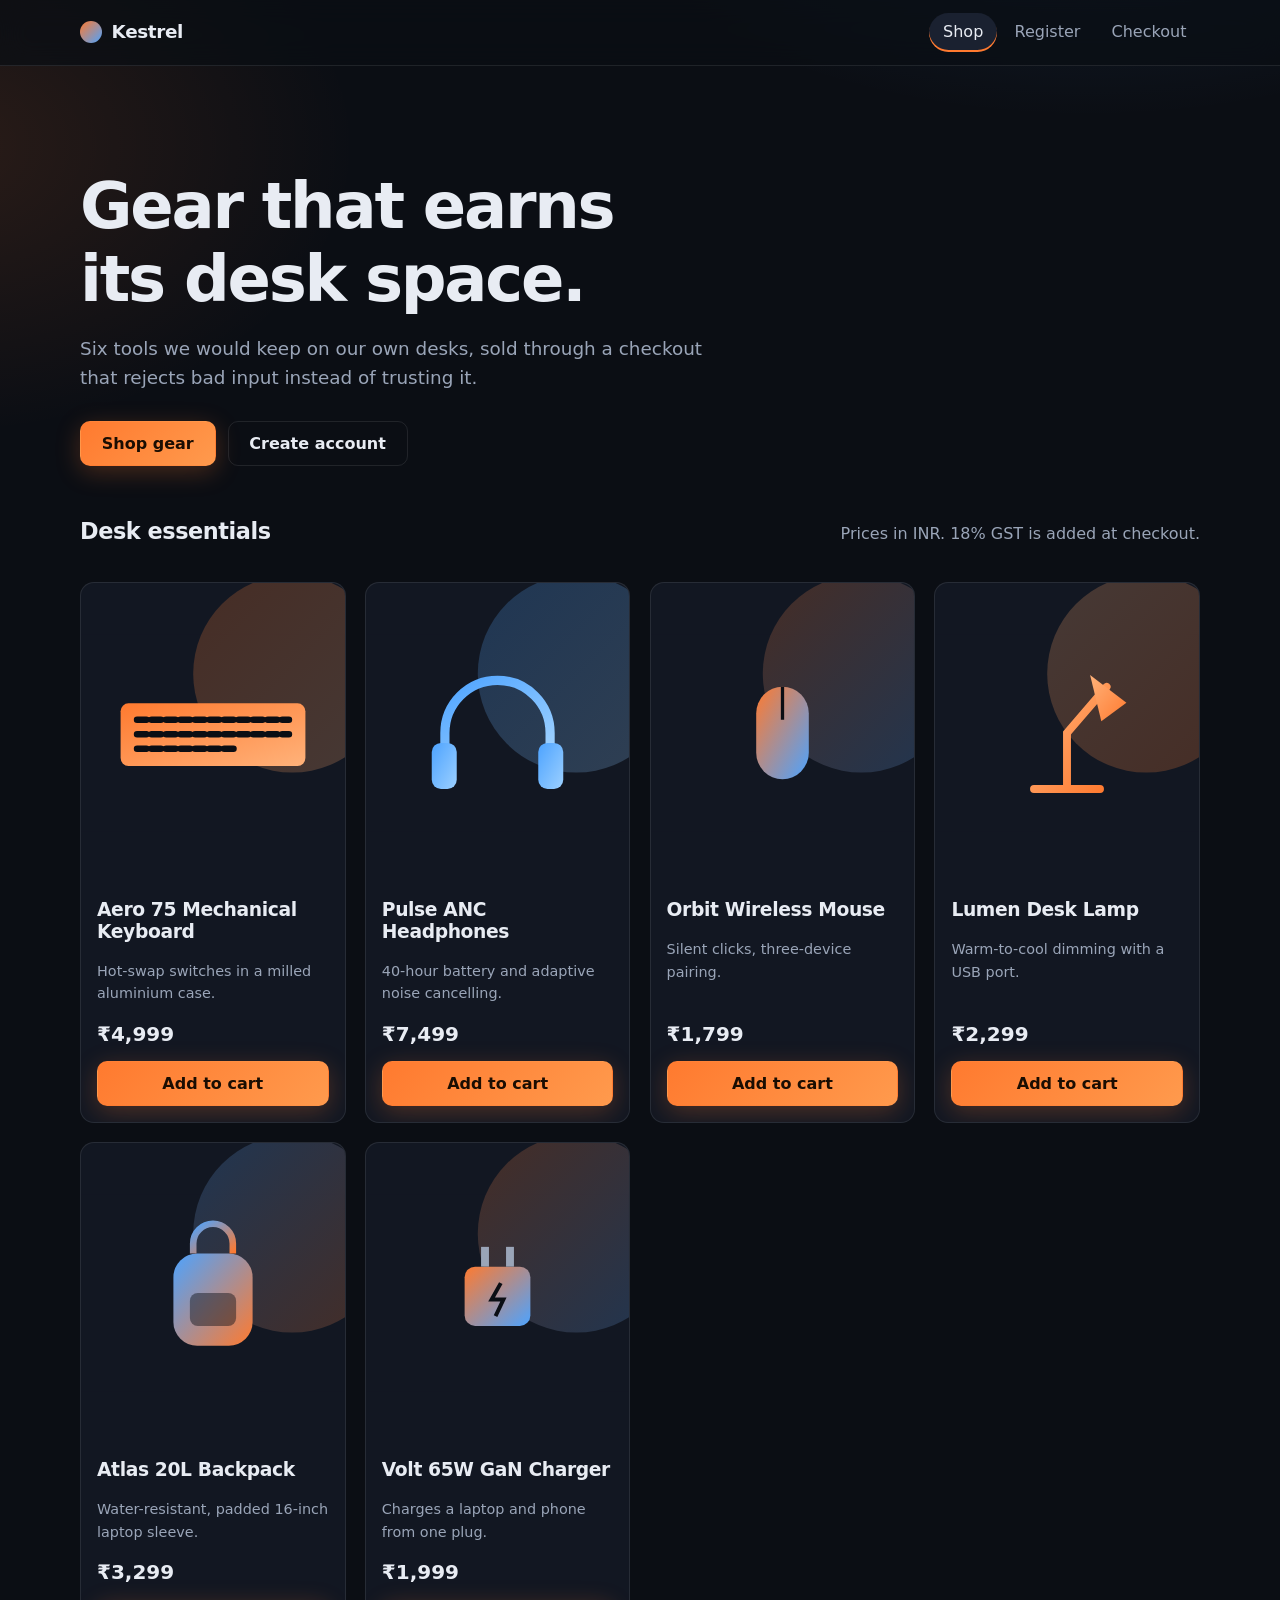
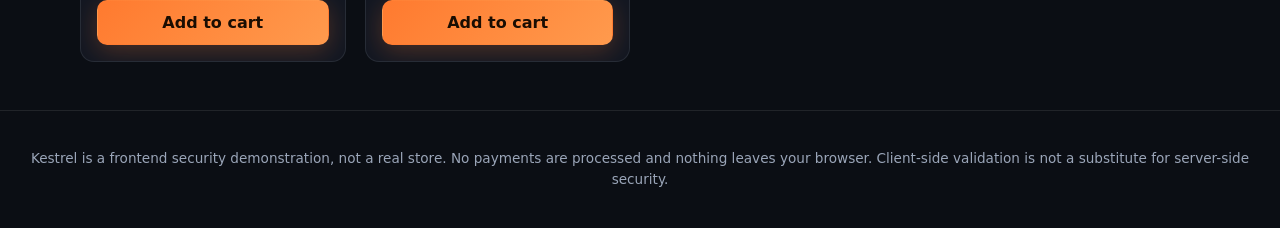
<file: index.html>
<!DOCTYPE html>
<html lang="en">
<head>
<meta charset="utf-8">
<meta name="viewport" content="width=device-width,initial-scale=1">
<title>Shop | Kestrel</title>
<meta name="description" content="Kestrel: a secure checkout and registration demo built with HTML, CSS and vanilla JavaScript.">
<!-- Defence in depth: only same-origin scripts, styles and images may load. -->
<meta http-equiv="Content-Security-Policy" content="default-src 'self'; img-src 'self' data:; style-src 'self'; script-src 'self'; base-uri 'none'; form-action 'self'">
<link rel="icon" href="assets/images/favicon.svg" type="image/svg+xml">
<link rel="stylesheet" href="style.css">
</head>
<body>
<a class="skip" href="#main">Skip to content</a>
<header id="site-header" class="site-header"></header>
<main id="main">
<section class="hero container">
<h1>Gear that earns its desk space.</h1>
<p class="lead">Six tools we would keep on our own desks, sold through a checkout that rejects bad input instead of trusting it.</p>
<div class="hero-actions"><a class="btn btn-primary" href="#products"><span class="btn-label">Shop gear</span></a><a class="btn btn-ghost" href="register.html"><span class="btn-label">Create account</span></a></div>
</section>
<section id="products" class="container">
<div class="section-head"><h2>Desk essentials</h2><p class="muted">Prices in INR. 18% GST is added at checkout.</p></div>
<div id="productGrid" class="grid"></div>
</section>
</main>
<footer id="site-footer" class="site-footer"></footer>
<script src="cart.js" defer></script>
<script src="app.js" defer></script>
</body>
</html>
</file>
<file: style.css>
:root{--bg:#0b0e14;--surface:#121722;--surface-2:#1a2130;--line:rgba(255,255,255,.09);--text:#e8ecf3;--muted:#9aa5b8;--orange:#ff7a2f;--blue:#4da3ff;--danger:#ff6b78;--ok:#3ddc97;--radius:14px;--font:"Inter","Segoe UI",system-ui,-apple-system,Roboto,sans-serif}
*{box-sizing:border-box}
html{scroll-behavior:smooth}
body{margin:0;min-height:100vh;display:flex;flex-direction:column;font:16px/1.55 var(--font);color:var(--text);background:radial-gradient(900px 500px at 85% -10%,rgba(77,163,255,.15),transparent 60%),radial-gradient(700px 480px at -5% 8%,rgba(255,122,47,.13),transparent 60%),var(--bg)}
main{flex:1;padding-bottom:3rem}
img{max-width:100%;display:block}
a{color:var(--blue)}
h1,h2,h3{line-height:1.15;letter-spacing:-.02em;margin:0 0 .6rem}
h1{font-size:clamp(2.2rem,6vw,4rem);letter-spacing:-.035em}
h2{font-size:1.4rem}
.container{width:min(1120px,100% - 2rem);margin-inline:auto}
.narrow{width:min(720px,100% - 2rem)}
.muted{color:var(--muted)}.small{font-size:.875rem}
.lead{font-size:1.15rem;color:var(--muted);max-width:56ch}
.skip{position:absolute;left:-999px;background:var(--orange);color:#000;padding:.5rem 1rem;z-index:100}.skip:focus{left:1rem;top:1rem}
:focus-visible{outline:2px solid var(--blue);outline-offset:2px}
.site-header{position:sticky;top:0;z-index:20;background:rgba(11,14,20,.72);backdrop-filter:blur(14px);-webkit-backdrop-filter:blur(14px);border-bottom:1px solid var(--line)}
.bar{display:flex;align-items:center;justify-content:space-between;gap:1rem;padding:.8rem 0;flex-wrap:wrap}
.brand{display:flex;align-items:center;gap:.6rem;font-weight:700;font-size:1.15rem;color:var(--text);text-decoration:none;letter-spacing:-.02em}
.brand-mark{width:22px;height:22px;border-radius:50%;background:linear-gradient(135deg,var(--orange),var(--blue))}
.nav{display:flex;gap:.25rem;flex-wrap:wrap}
.nav a{color:var(--muted);text-decoration:none;padding:.45rem .85rem;border-radius:999px;transition:color .2s,background .2s}
.nav a:hover{color:var(--text);background:var(--surface-2)}
.nav a[aria-current="page"]{color:var(--text);background:var(--surface-2);box-shadow:inset 0 -2px 0 var(--orange)}
.badge{display:inline-block;min-width:1.4rem;margin-left:.4rem;padding:0 .4rem;border-radius:999px;background:var(--orange);color:#1a0d02;font-size:.75rem;font-weight:700;text-align:center}.badge[hidden]{display:none}
.btn{display:inline-flex;align-items:center;justify-content:center;gap:.5rem;padding:.75rem 1.3rem;border:1px solid transparent;border-radius:10px;font:600 1rem var(--font);cursor:pointer;text-decoration:none;transition:transform .15s,box-shadow .2s,background .2s}
.btn:hover{transform:translateY(-1px)}
.btn-primary{background:linear-gradient(135deg,var(--orange),#ff9a4d);color:#1a0d02;box-shadow:0 6px 24px rgba(255,122,47,.25)}
.btn-ghost{background:transparent;color:var(--text);border-color:var(--line)}.btn-ghost:hover{background:var(--surface-2)}
.btn-block{width:100%}
.btn:disabled{cursor:progress;opacity:.8;transform:none}
.btn.is-loading::before{content:"";width:1rem;height:1rem;border:2px solid currentColor;border-right-color:transparent;border-radius:50%;animation:spin .7s linear infinite}
@keyframes spin{to{transform:rotate(360deg)}}
.hero{padding:clamp(3rem,9vw,6.5rem) 0 2.5rem}
.hero h1{max-width:14ch}
.hero-actions{display:flex;gap:.75rem;flex-wrap:wrap;margin-top:1.8rem}
.section-head{display:flex;justify-content:space-between;align-items:baseline;gap:1rem;flex-wrap:wrap;margin-bottom:1.2rem}
.grid{display:grid;grid-template-columns:repeat(auto-fill,minmax(250px,1fr));gap:1.2rem}
.product{display:flex;flex-direction:column;background:var(--surface);border:1px solid var(--line);border-radius:var(--radius);overflow:hidden;transition:border-color .2s,transform .2s}
.product:hover{border-color:rgba(255,122,47,.45);transform:translateY(-3px)}
.product-body{display:flex;flex-direction:column;gap:.5rem;padding:1rem;flex:1}
.product-body p{margin:0;font-size:.9rem;flex:1}
.product-foot{display:flex;flex-direction:column;gap:.7rem;margin-top:.4rem}
.price{font-size:1.25rem;font-weight:700}
.card{background:rgba(18,23,34,.82);border:1px solid var(--line);border-radius:var(--radius);padding:1.5rem;backdrop-filter:blur(8px)}
.form{display:flex;flex-direction:column;gap:1rem}
.field{display:flex;flex-direction:column;gap:.35rem;border:0;padding:0;margin:0;min-width:0}
.field label,.field legend{font-weight:600;font-size:.92rem;padding:0}
input[type=text],input[type=email],input[type=tel],input[type=password],select{width:100%;padding:.75rem .9rem;background:var(--bg);color:var(--text);border:1px solid var(--line);border-radius:10px;font:inherit;transition:border-color .2s,box-shadow .2s}
input:hover,select:hover{border-color:rgba(255,255,255,.2)}
input:focus,select:focus{outline:none;border-color:var(--blue);box-shadow:0 0 0 3px rgba(77,163,255,.22)}
.is-invalid{border-color:var(--danger)!important;box-shadow:0 0 0 3px rgba(255,107,120,.15)}
.is-valid:not([type=checkbox]):not([type=radio]){border-color:rgba(61,220,151,.55)}
.field-error{margin:0;color:var(--danger);font-size:.85rem}
.input-prefix{display:flex;align-items:stretch}
.input-prefix span{display:grid;place-items:center;padding:0 .8rem;background:var(--surface-2);border:1px solid var(--line);border-right:0;border-radius:10px 0 0 10px;color:var(--muted)}
.input-prefix input{border-radius:0 10px 10px 0}
.check{flex-direction:row;align-items:center;gap:.6rem;flex-wrap:wrap}
.check input{width:1.1rem;height:1.1rem;accent-color:var(--orange)}
.check .field-error{flex-basis:100%}
.options{gap:.5rem}
.option{display:flex;align-items:center;gap:.7rem;padding:.7rem .9rem;background:var(--bg);border:1px solid var(--line);border-radius:10px;cursor:pointer;font-weight:500!important;transition:border-color .2s}
.option:hover,.option:has(input:checked){border-color:var(--orange)}
.option input{accent-color:var(--orange)}
.form-status{min-height:1.4em;margin:0;text-align:center;color:var(--muted);font-size:.9rem}
#notify{position:fixed;top:4.5rem;left:50%;transform:translateX(-50%);z-index:50;display:flex;flex-direction:column;gap:.5rem;width:min(520px,100% - 1.5rem)}
.banner{display:flex;align-items:flex-start;gap:.75rem;padding:.8rem 1rem;border-radius:12px;background:var(--surface-2);border:1px solid var(--line);box-shadow:0 12px 40px rgba(0,0,0,.45);animation:drop .25s ease-out}
.banner p{margin:0;flex:1}
.banner-success{border-color:rgba(61,220,151,.6)}.banner-error{border-color:rgba(255,107,120,.7)}
.banner-icon{display:grid;place-items:center;width:1.4rem;height:1.4rem;border-radius:50%;font-weight:800;font-size:.85rem;color:#07130d;background:var(--ok);flex:none}
.banner-error .banner-icon{background:var(--danger);color:#1c0508}
.banner-close{background:none;border:0;color:var(--muted);font-size:1.3rem;line-height:1;cursor:pointer}
@keyframes drop{from{opacity:0;transform:translateY(-8px)}}
.site-footer{padding:1.5rem 1rem;text-align:center;color:var(--muted);font-size:.85rem;border-top:1px solid var(--line)}
@media (prefers-reduced-motion:reduce){*,*::before,*::after{animation-duration:.01ms!important;transition-duration:.01ms!important;scroll-behavior:auto!important}}
</file>
